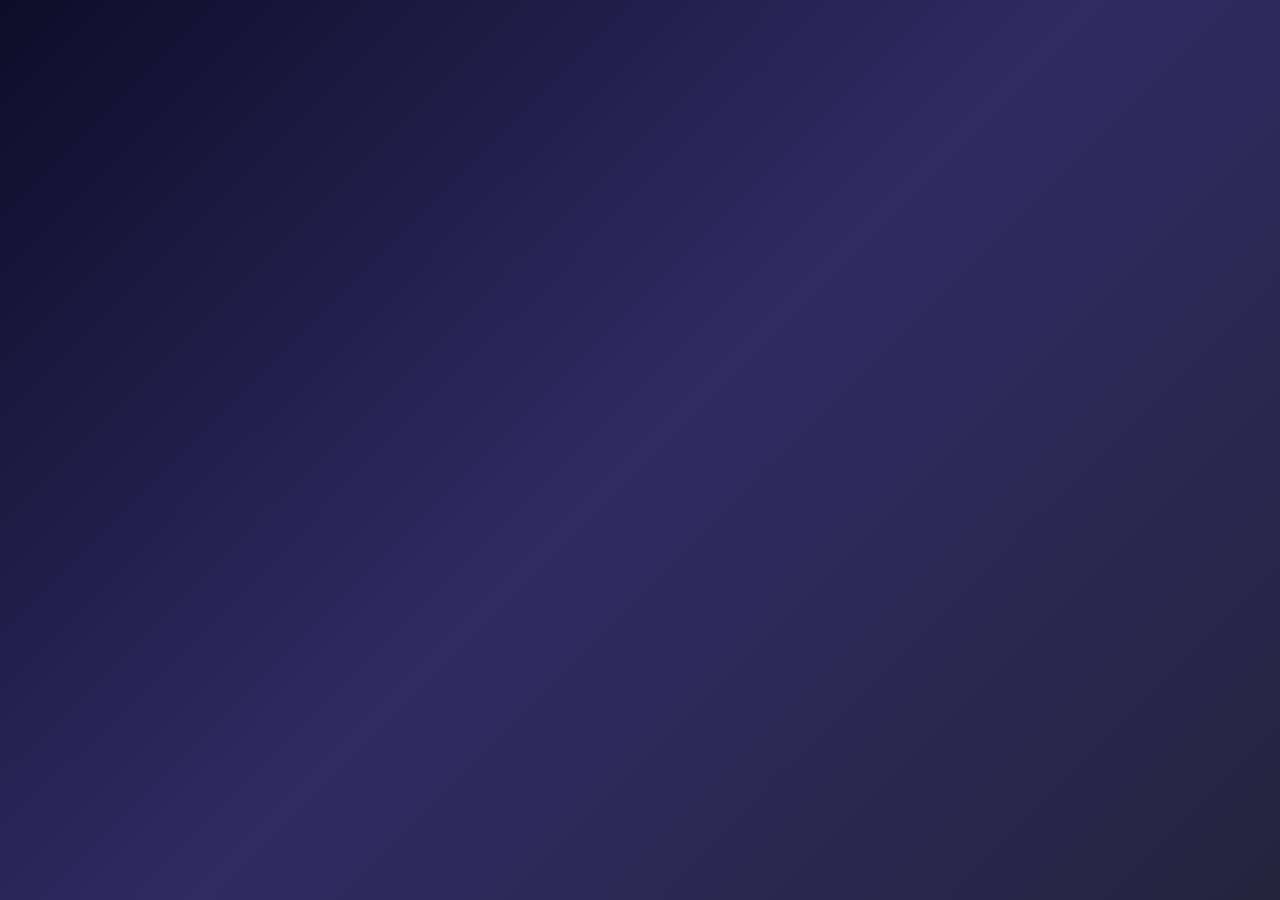
<file: index.c.html>
<!DOCTYPE html>
<html lang="en">
<head>
    <meta charset="UTF-8">
    <meta name="viewport" content="width=device-width, initial-scale=1.0">
    <title>Calculator</title>
     <link href="style.c.css" rel="stylesheet">
</head>
<body>
    <div class="calculator">
        <div id="display" class="display">0</div>
        <div class="buttons">
            <button class="button" onclick="clearDisplay()">Clr</button>
            <button class="button" onclick="deleteLast()">Del</button>
            <button class="button" onclick="append('%')">%</button>
            <button class="button" onclick="append('/')">/</button>
            <button class="button" onclick="append('7')">7</button>
            <button class="button" onclick="append('8')">8</button>
            <button class="button" onclick="append('9')">9</button>
            <button class="button" onclick="append('*')">*</button>
            <button class="button" onclick="append('4')">4</button>
            <button class="button" onclick="append('5')">5</button>
            <button class="button" onclick="append('6')">6</button>
            <button class="button" onclick="append('-')">-</button>
            <button class="button" onclick="append('1')">1</button>
            <button class="button" onclick="append('2')">2</button>
            <button class="button" onclick="append('3')">3</button>
            <button class="button" onclick="append('+')">+</button>
            <button class="button" onclick="append('.')">.</button>
            <button class="button" onclick="append('0')">0</button>
            <button class="equal" onclick="calculate()">=</button>

            
        </div>
    </div>
    <audio id="ClickSound" src="https://www.sound.com/buttons/button-09.wav" preload="auto"></audio>
<script src="script.c.js"></script>
</body>
</html>
</file>
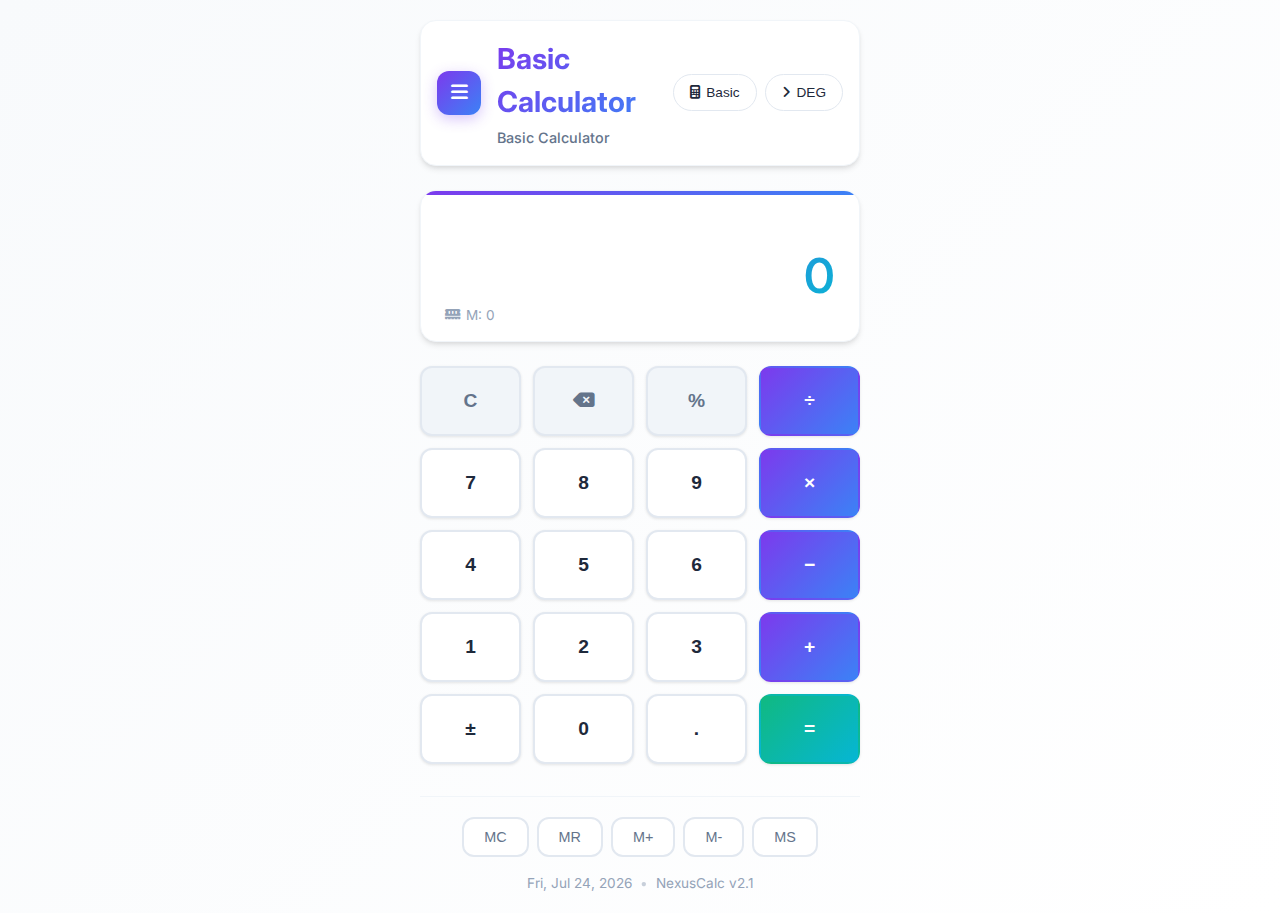
<file: Calculator/index.c.html>
<!DOCTYPE html>
<html lang="en">
<head>
    <meta charset="UTF-8">
    <meta name="viewport" content="width=device-width, initial-scale=1.0">
    <title>NexusCalc | Ultimate Calculator & Converter</title>
    <link rel="stylesheet" href="style.c.css">
    <link rel="stylesheet" href="https://cdnjs.cloudflare.com/ajax/libs/font-awesome/6.4.0/css/all.min.css">
    <link href="https://fonts.googleapis.com/css2?family=Poppins:wght@300;400;500;600;700&family=Inter:wght@400;500;600&display=swap" rel="stylesheet">
</head>
<body>
    <!-- Sidebar Menu -->
    <div class="sidebar" id="sidebar">
        <div class="sidebar-header">
            <div class="logo">
                <i class="fas fa-calculator"></i>
                <h2>NexusCalc</h2>
            </div>
            <button class="close-sidebar" id="closeSidebar">
                <i class="fas fa-times"></i>
            </button>
        </div>
        
        <div class="sidebar-menu">
            <div class="menu-section">
                <h3>Calculator Types</h3>
                <button class="menu-item active" data-mode="basic">
                    <i class="fas fa-calculator"></i>
                    <span>Basic</span>
                </button>
                <button class="menu-item" data-mode="scientific">
                    <i class="fas fa-flask"></i>
                    <span>Scientific</span>
                </button>
                <button class="menu-item" data-mode="programmer">
                    <i class="fas fa-code"></i>
                    <span>Programmer</span>
                </button>
                <button class="menu-item" data-mode="graphing">
                    <i class="fas fa-chart-line"></i>
                    <span>Graphing</span>
                </button>
            </div>
            
            <div class="menu-section">
                <h3>Mathematics</h3>
                <button class="menu-item" data-mode="algebra">
                    <i class="fas fa-square-root-alt"></i>
                    <span>Algebra</span>
                </button>
                <button class="menu-item" data-mode="trigonometry">
                    <i class="fas fa-drafting-compass"></i>
                    <span>Trigonometry</span>
                </button>
                <button class="menu-item" data-mode="matrix">
                    <i class="fas fa-th"></i>
                    <span>Matrix</span>
                </button>
                <button class="menu-item" data-mode="calculus">
                    <i class="fas fa-infinity"></i>
                    <span>Calculus</span>
                </button>
                <button class="menu-item" data-mode="statistics">
                    <i class="fas fa-chart-bar"></i>
                    <span>Statistics</span>
                </button>
            </div>
            
            <div class="menu-section">
                <h3>Converters</h3>
                <button class="menu-item" data-mode="unit">
                    <i class="fas fa-balance-scale"></i>
                    <span>Unit Converter</span>
                </button>
                <button class="menu-item" data-mode="currency">
                    <i class="fas fa-money-bill-wave"></i>
                    <span>Currency</span>
                </button>
                <button class="menu-item" data-mode="temperature">
                    <i class="fas fa-thermometer-half"></i>
                    <span>Temperature</span>
                </button>
                <button class="menu-item" data-mode="length">
                    <i class="fas fa-ruler"></i>
                    <span>Length</span>
                </button>
                <button class="menu-item" data-mode="weight">
                    <i class="fas fa-weight"></i>
                    <span>Weight</span>
                </button>
                <button class="menu-item" data-mode="time">
                    <i class="fas fa-clock"></i>
                    <span>Time</span>
                </button>
                <button class="menu-item" data-mode="volume">
                    <i class="fas fa-flask"></i>
                    <span>Volume</span>
                </button>
                <button class="menu-item" data-mode="area">
                    <i class="fas fa-vector-square"></i>
                    <span>Area</span>
                </button>
            </div>
            
            <div class="menu-section">
                <h3>Settings</h3>
                <button class="menu-item" id="themeToggle">
                    <i class="fas fa-moon"></i>
                    <span>Dark Mode</span>
                </button>
                <button class="menu-item" id="historyBtn">
                    <i class="fas fa-history"></i>
                    <span>History</span>
                </button>
                <button class="menu-item" id="clearHistoryBtn">
                    <i class="fas fa-trash"></i>
                    <span>Clear History</span>
                </button>
                <button class="menu-item" id="helpBtn">
                    <i class="fas fa-question-circle"></i>
                    <span>Help</span>
                </button>
            </div>
        </div>
        
        <div class="sidebar-footer">
            <p>v2.1.0 | Made with <i class="fas fa-heart"></i></p>
        </div>
    </div>
    
    <!-- Overlay for sidebar -->
    <div class="overlay" id="overlay"></div>

    <!-- Main Container -->
    <div class="main-container">
        <!-- Header -->
        <header class="header">
            <button class="menu-toggle" id="menuToggle">
                <i class="fas fa-bars"></i>
            </button>
            
            <div class="header-title">
                <h1 id="calculatorTitle">Calculator</h1>
                <p class="subtitle" id="currentMode">Basic Mode</p>
            </div>
            
            <div class="header-actions">
                <button class="action-btn" id="modeIndicator">
                    <i class="fas fa-calculator"></i>
                    <span>Basic</span>
                </button>
                <button class="action-btn" id="angleToggle">
                    <i class="fas fa-angle-right"></i>
                    <span>DEG</span>
                </button>
            </div>
        </header>

        <!-- Display Area -->
        <div class="display-container">
            <div class="display-history" id="displayHistory"></div>
            <div class="display-main" id="displayMain">0</div>
            <div class="display-memory" id="displayMemory">
                <i class="fas fa-memory"></i> M: 0
            </div>
        </div>

        <!-- Basic Calculator (Default) -->
        <div class="calculator basic-calc active">
            <div class="button-row">
                <button class="btn btn-func" data-action="clear">C</button>
                <button class="btn btn-func" data-action="backspace">
                    <i class="fas fa-backspace"></i>
                </button>
                <button class="btn btn-func" data-action="percent">%</button>
                <button class="btn btn-op" data-action="/">÷</button>
            </div>
            
            <div class="button-row">
                <button class="btn btn-num" data-action="7">7</button>
                <button class="btn btn-num" data-action="8">8</button>
                <button class="btn btn-num" data-action="9">9</button>
                <button class="btn btn-op" data-action="*">×</button>
            </div>
            
            <div class="button-row">
                <button class="btn btn-num" data-action="4">4</button>
                <button class="btn btn-num" data-action="5">5</button>
                <button class="btn btn-num" data-action="6">6</button>
                <button class="btn btn-op" data-action="-">−</button>
            </div>
            
            <div class="button-row">
                <button class="btn btn-num" data-action="1">1</button>
                <button class="btn btn-num" data-action="2">2</button>
                <button class="btn btn-num" data-action="3">3</button>
                <button class="btn btn-op" data-action="+">+</button>
            </div>
            
            <div class="button-row">
                <button class="btn btn-num" data-action="+/-">±</button>
                <button class="btn btn-num" data-action="0">0</button>
                <button class="btn btn-num" data-action=".">.</button>
                <button class="btn btn-equals" data-action="=">=</button>
            </div>
        </div>

        <!-- Scientific Calculator -->
        <div class="calculator scientific-calc">
            <div class="scientific-header">
                <h3><i class="fas fa-flask"></i> Scientific Functions</h3>
            </div>
            <div class="scientific-grid">
                <button class="btn btn-sci" data-action="sin">sin</button>
                <button class="btn btn-sci" data-action="cos">cos</button>
                <button class="btn btn-sci" data-action="tan">tan</button>
                <button class="btn btn-sci" data-action="log">log</button>
                <button class="btn btn-sci" data-action="ln">ln</button>
                
                <button class="btn btn-sci" data-action="sin⁻¹">sin⁻¹</button>
                <button class="btn btn-sci" data-action="cos⁻¹">cos⁻¹</button>
                <button class="btn btn-sci" data-action="tan⁻¹">tan⁻¹</button>
                <button class="btn btn-sci" data-action="10^x">10ˣ</button>
                <button class="btn btn-sci" data-action="e^x">eˣ</button>
                
                <button class="btn btn-sci" data-action="x²">x²</button>
                <button class="btn btn-sci" data-action="x³">x³</button>
                <button class="btn btn-sci" data-action="√">√</button>
                <button class="btn btn-sci" data-action="∛">∛</button>
                <button class="btn btn-sci" data-action="x^y">xʸ</button>
                
                <button class="btn btn-sci" data-action="π">π</button>
                <button class="btn btn-sci" data-action="e">e</button>
                <button class="btn btn-sci" data-action="!">x!</button>
                <button class="btn btn-sci" data-action="abs">|x|</button>
                <button class="btn btn-sci" data-action="mod">mod</button>
            </div>
            <div class="scientific-note">
                <p><i class="fas fa-info-circle"></i> Use DEG/RAD toggle for trig functions</p>
            </div>
        </div>

        <!-- Unit Converter -->
        <div class="calculator unit-converter">
            <div class="converter-header">
                <h3><i class="fas fa-exchange-alt"></i> Unit Converter</h3>
                <select id="converterType">
                    <option value="length">Length</option>
                    <option value="weight">Weight</option>
                    <option value="temperature">Temperature</option>
                    <option value="area">Area</option>
                    <option value="volume">Volume</option>
                    <option value="time">Time</option>
                    <option value="speed">Speed</option>
                    <option value="data">Data Storage</option>
                    <option value="currency">Currency</option>
                </select>
            </div>
            
            <div class="converter-inputs">
                <div class="input-group">
                    <input type="number" id="fromValue" placeholder="Enter value" value="1">
                    <select id="fromUnit"></select>
                </div>
                
                <div class="converter-icon">
                    <i class="fas fa-exchange-alt"></i>
                </div>
                
                <div class="input-group">
                    <input type="number" id="toValue" placeholder="Result" readonly>
                    <select id="toUnit"></select>
                </div>
            </div>
            
            <div class="converter-result">
                <h4 id="conversionResult">1 meter = 100 centimeters</h4>
            </div>
            
            <button class="btn-convert" id="convertBtn">
                <i class="fas fa-sync-alt"></i> Convert
            </button>
        </div>

        <!-- Weight Converter -->
        <div class="calculator weight-converter">
            <div class="converter-header">
                <h3><i class="fas fa-weight"></i> Weight Converter</h3>
            </div>
            
            <div class="converter-inputs">
                <div class="input-group">
                    <input type="number" id="weightFromValue" placeholder="Enter value" value="1">
                    <select id="weightFromUnit">
                        <option value="kilogram">Kilogram (kg)</option>
                        <option value="gram">Gram (g)</option>
                        <option value="milligram">Milligram (mg)</option>
                        <option value="pound">Pound (lb)</option>
                        <option value="ounce">Ounce (oz)</option>
                        <option value="ton">Ton (t)</option>
                        <option value="metricTon">Metric Ton</option>
                        <option value="carat">Carat</option>
                        <option value="stone">Stone</option>
                    </select>
                </div>
                
                <div class="converter-icon">
                    <i class="fas fa-exchange-alt"></i>
                </div>
                
                <div class="input-group">
                    <input type="number" id="weightToValue" placeholder="Result" readonly>
                    <select id="weightToUnit">
                        <option value="kilogram">Kilogram (kg)</option>
                        <option value="gram">Gram (g)</option>
                        <option value="pound">Pound (lb)</option>
                        <option value="ounce">Ounce (oz)</option>
                        <option value="ton">Ton (t)</option>
                        <option value="milligram">Milligram (mg)</option>
                        <option value="metricTon">Metric Ton</option>
                        <option value="carat">Carat</option>
                        <option value="stone">Stone</option>
                    </select>
                </div>
            </div>
            
            <div class="converter-result">
                <h4 id="weightConversionResult">1 kg = 1000 g</h4>
            </div>
            
            <button class="btn-convert" id="weightConvertBtn">
                <i class="fas fa-sync-alt"></i> Convert
            </button>
        </div>

        <!-- Matrix Calculator -->
        <div class="calculator matrix-calc">
            <div class="matrix-header">
                <h3><i class="fas fa-th"></i> Matrix Calculator</h3>
                <select id="matrixOperation">
                    <option value="add">Addition (A + B)</option>
                    <option value="subtract">Subtraction (A - B)</option>
                    <option value="multiply">Multiplication (A × B)</option>
                    <option value="transpose">Transpose</option>
                    <option value="determinant">Determinant</option>
                    <option value="inverse">Inverse</option>
                </select>
            </div>
            
            <div class="matrix-inputs">
                <div class="matrix-container">
                    <h4>Matrix A</h4>
                    <div class="matrix-size">
                        <label>Rows: </label>
                        <input type="number" id="rowsA" min="1" max="5" value="2">
                        <label>Cols: </label>
                        <input type="number" id="colsA" min="1" max="5" value="2">
                        <button class="btn-small" id="generateA">Generate</button>
                    </div>
                    <div class="matrix-grid" id="matrixA"></div>
                </div>
                
                <div class="matrix-operator">
                    <i class="fas fa-plus" id="matrixOpIcon"></i>
                </div>
                
                <div class="matrix-container">
                    <h4>Matrix B</h4>
                    <div class="matrix-size">
                        <label>Rows: </label>
                        <input type="number" id="rowsB" min="1" max="5" value="2">
                        <label>Cols: </label>
                        <input type="number" id="colsB" min="1" max="5" value="2">
                        <button class="btn-small" id="generateB">Generate</button>
                    </div>
                    <div class="matrix-grid" id="matrixB"></div>
                </div>
            </div>
            
            <div class="matrix-result">
                <h4>Result Matrix</h4>
                <div class="matrix-grid" id="matrixResult"></div>
            </div>
            
            <button class="btn-matrix" id="calculateMatrix">
                <i class="fas fa-calculator"></i> Calculate
            </button>
        </div>

        <!-- Algebra Calculator -->
        <div class="calculator algebra-calc">
            <div class="algebra-header">
                <h3><i class="fas fa-square-root-alt"></i> Algebra Solver</h3>
                <select id="algebraType">
                    <option value="quadratic">Quadratic Equation</option>
                    <option value="linear">Linear Equation</option>
                    <option value="polynomial">Polynomial</option>
                    <option value="simultaneous">Simultaneous Equations</option>
                </select>
            </div>
            
            <div class="algebra-input" id="algebraInput">
                <!-- Dynamic content will be loaded -->
                <div class="quadratic-input">
                    <h4>ax² + bx + c = 0</h4>
                    <div class="input-row">
                        <input type="number" id="quadA" placeholder="a" value="1">
                        <span>x² +</span>
                        <input type="number" id="quadB" placeholder="b" value="0">
                        <span>x +</span>
                        <input type="number" id="quadC" placeholder="c" value="0">
                        <span>= 0</span>
                    </div>
                </div>
            </div>
            
            <div class="algebra-result">
                <h4>Solution:</h4>
                <div id="algebraSolution">Enter values to solve</div>
            </div>
            
            <button class="btn-algebra" id="solveAlgebra">
                <i class="fas fa-solve"></i> Solve
            </button>
        </div>

        <!-- Other Calculators will be dynamically loaded -->

        <!-- History Panel -->
        <div class="history-panel" id="historyPanel">
            <div class="history-header">
                <h3><i class="fas fa-history"></i> Calculation History</h3>
                <button class="close-history">&times;</button>
            </div>
            <div class="history-list" id="historyList"></div>
        </div>

        <!-- Help Modal -->
        <div class="help-modal" id="helpModal">
            <div class="help-content">
                <div class="help-header">
                    <h3><i class="fas fa-question-circle"></i> NexusCalc Help</h3>
                    <button class="close-help">&times;</button>
                </div>
                <div class="help-body">
                    <h4>Keyboard Shortcuts:</h4>
                    <ul>
                        <li>Numbers: 0-9</li>
                        <li>Operators: +, -, *, /</li>
                        <li>Clear: Esc or C</li>
                        <li>Equals: Enter or =</li>
                        <li>Backspace: Backspace</li>
                        <li>Decimal: . (period)</li>
                    </ul>
                    <h4>Features:</h4>
                    <p>• Click sidebar items to switch between calculators</p>
                    <p>• Use DEG/RAD toggle for trigonometric functions</p>
                    <p>• Memory functions: MC, MR, M+, M-, MS</p>
                    <p>• All converters support real-time conversion</p>
                </div>
            </div>
        </div>

        <!-- Footer -->
        <footer class="footer">
            <div class="memory-controls">
                <button class="btn-mem" data-action="mc">MC</button>
                <button class="btn-mem" data-action="mr">MR</button>
                <button class="btn-mem" data-action="m+">M+</button>
                <button class="btn-mem" data-action="m-">M-</button>
                <button class="btn-mem" data-action="ms">MS</button>
            </div>
            <div class="footer-info">
                <span id="currentDate"></span>
                <span class="separator">•</span>
                <span>NexusCalc v2.1</span>
            </div>
        </footer>
    </div>

    <!-- Audio Element -->
    <audio id="clickSound" preload="auto">
        <source src="https://assets.mixkit.co/sfx/preview/mixkit-select-click-1109.mp3" type="audio/mpeg">
    </audio>

    <script src="script.c.js"></script>
</body>
</html>
</file>
<file: style.c.css>
* {
    box-sizing: border-box;
    font-family: 'Segoe UI', Tahoma, Geneva, Verdana, sans-serif;
    margin: 0;
    padding: 0;
}

body {
    margin: 0;
    height: 100vh;
    display: flex;
    align-items: center;
    justify-content: center;
    background: linear-gradient(135deg, #0f0c29, #302b63, #24243e);
    overflow: hidden;
    position: relative;
}

/* Cosmic background elements */
.stars {
    position: absolute;
    top: 0;
    left: 0;
    width: 100%;
    height: 100%;
    z-index: -1;
}

.star {
    position: absolute;
    background-color: white;
    border-radius: 50%;
    animation: twinkle 3s infinite ease-in-out;
}

@keyframes twinkle {
    0%, 100% { opacity: 0.2; }
    50% { opacity: 1; }
}

.calculator {
    background: rgba(16, 18, 27, 0.8);
    border-radius: 20px;
    box-shadow: 0 8px 32px rgba(0, 0, 0, 0.3), 
                0 0 20px rgba(120, 119, 216, 0.5),
                inset 0 1px 0 rgba(255, 255, 255, 0.1);
    padding: 1.5rem;
    display: inline-block;
    flex-direction: column;
    gap: 1rem;
    width: 90%;
    max-width: 320px;
    backdrop-filter: blur(10px);
    border: 1px solid rgba(255, 255, 255, 0.1);
    transform: translateY(20px);
    opacity: 0;
    animation: fadeInUp 0.8s ease-out forwards;
}

@keyframes fadeInUp {
    to {
        opacity: 1;
        transform: translateY(0);
    }
}

.display {
    background: rgba(10, 12, 18, 0.7);
    border-radius: 15px;
    padding: 1.2rem;
    font-size: 2rem;
    text-align: right;
    color: #e0e0ff;
    box-shadow: inset 0 2px 10px rgba(0, 0, 0, 0.5);
    transition: all 0.3s;
    min-height: 80px;
    display: flex;
    align-items: center;
    justify-content: flex-end;
    overflow: hidden;
    font-weight: 300;
    letter-spacing: 1px;
    border: 1px solid rgba(120, 119, 216, 0.3);
    margin-bottom: 1rem;
    text-shadow: 0 0 5px rgba(173, 216, 230, 0.7);
}

.buttons {
    display: grid;
    grid-template-columns: repeat(4, 1fr);
    gap: 0.7rem;
}

.button {
    background: linear-gradient(145deg, #1a1c2b, #23263a);
    border: none;
    border-radius: 12px;
    height: 60px;
    padding: 1rem;
    font-size: 1.2rem;
    font-weight: 600;
    color: #e0e0ff;
    box-shadow: 4px 4px 8px rgba(0, 0, 0, 0.3),
                -2px -2px 6px rgba(120, 119, 216, 0.1);
    transition: all 0.2s, transform 0.1s;
    cursor: pointer;
    position: relative;
    overflow: hidden;
    display: flex;
    align-items: center;
    justify-content: center;
}

.button::before {
    content: '';
    position: absolute;
    top: 0;
    left: -100%;
    width: 100%;
    height: 100%;
    background: linear-gradient(90deg, transparent, rgba(255, 255, 255, 0.1), transparent);
    transition: left 0.5s;
}

.button:hover::before {
    left: 100%;
}

.button:hover {
    background: linear-gradient(145deg, #23263a, #2a2d45);
    transform: translateY(-2px);
    box-shadow: 6px 6px 12px rgba(0, 0, 0, 0.4),
                -2px -2px 8px rgba(120, 119, 216, 0.2);
    color: #ffffff;
}

.button:active {
    box-shadow: inset 2px 2px 6px rgba(0, 0, 0, 0.5),
                inset -2px -2px 6px rgba(120, 119, 216, 0.1);
    transform: translateY(1px);
}

.operator {
    background: linear-gradient(145deg, #2a2352, #3a2f6b);
    color: #b19cd9;
}

.operator:hover {
    background: linear-gradient(145deg, #3a2f6b, #4a3b85);
}

.equal {
    grid-column: span 2;
    border-radius: 12px;
    background: linear-gradient(145deg, #6a3093, #a044ff);
    color: white;
    width: auto;
    font-weight: 700;
    text-shadow: 0 0 5px rgba(255, 255, 255, 0.5);
    box-shadow: 4px 4px 8px rgba(0, 0, 0, 0.3),
                0 0 10px rgba(160, 68, 255, 0.4);
}

.equal:hover {
    background: linear-gradient(145deg, #7a40a3, #b054ff);
    box-shadow: 6px 6px 12px rgba(0, 0, 0, 0.4),
                0 0 15px rgba(160, 68, 255, 0.6);
}

.clear {
    background: linear-gradient(145deg, #8B0000, #B22222);
    color: white;
}

.clear:hover {
    background: linear-gradient(145deg, #A52A2A, #DC143C);
}

/* Better responsive design */
@media (max-width: 400px) {
    .buttons button {
        font-size: 1rem;
        padding: 0.8rem;
        height: 50px;
    }
    
    .display {
        font-size: 1.7rem;
        padding: 1rem;
        min-height: 70px;
    }
}

/* Animation for button presses */
@keyframes buttonPress {
    0% { transform: scale(1); }
    50% { transform: scale(0.95); }
    100% { transform: scale(1); }
}

.pressed {
    animation: buttonPress 0.2s ease;
}

/* Glow animation for display */
@keyframes displayGlow {
    0%, 100% { box-shadow: inset 0 2px 10px rgba(0, 0, 0, 0.5), 0 0 5px rgba(120, 119, 216, 0.3); }
    50% { box-shadow: inset 0 2px 10px rgba(0, 0, 0, 0.5), 0 0 15px rgba(120, 119, 216, 0.7); }
}

.display-active {
    animation: displayGlow 2s infinite;
}
</file>
<file: Calculator/style.c.css>
/* ===========================================
   NexusCalc - Modern Stylish Calculator
   Color Scheme: Purple-Blue Gradient Theme
=========================================== */

/* ===== CSS Variables ===== */
:root {
    /* Modern Color Palette - Purple/Blue Theme */
    --primary-color: #7c3aed;
    --primary-dark: #5b21b6;
    --primary-light: #8b5cf6;
    --secondary-color: #3b82f6;
    --accent-color: #06b6d4;
    --success-color: #10b981;
    --danger-color: #ef4444;
    --warning-color: #f59e0b;
    --info-color: #8b5cf6;
    
    /* Background Colors */
    --bg-primary: #ffffff;
    --bg-secondary: #f8fafc;
    --bg-tertiary: #f1f5f9;
    --bg-card: #ffffff;
    
    /* Text Colors */
    --text-primary: #1e293b;
    --text-secondary: #64748b;
    --text-muted: #94a3b8;
    
    /* Border Colors */
    --border-color: #e2e8f0;
    --border-light: #f1f5f9;
    
    /* Gradients */
    --gradient-primary: linear-gradient(135deg, #7c3aed, #3b82f6);
    --gradient-secondary: linear-gradient(135deg, #8b5cf6, #06b6d4);
    --gradient-accent: linear-gradient(135deg, #10b981, #06b6d4);
    
    /* Shadows */
    --shadow-sm: 0 1px 3px rgba(0, 0, 0, 0.1);
    --shadow-md: 0 4px 6px -1px rgba(0, 0, 0, 0.1), 0 2px 4px -1px rgba(0, 0, 0, 0.06);
    --shadow-lg: 0 10px 15px -3px rgba(0, 0, 0, 0.1), 0 4px 6px -2px rgba(0, 0, 0, 0.05);
    --shadow-xl: 0 20px 25px -5px rgba(0, 0, 0, 0.1), 0 10px 10px -5px rgba(0, 0, 0, 0.04);
    --shadow-primary: 0 4px 14px rgba(124, 58, 237, 0.3);
    
    /* Border Radius */
    --radius-sm: 8px;
    --radius-md: 12px;
    --radius-lg: 16px;
    --radius-xl: 20px;
    --radius-full: 9999px;
    
    /* Transitions */
    --transition-fast: all 0.15s ease;
    --transition-normal: all 0.25s cubic-bezier(0.4, 0, 0.2, 1);
    --transition-slow: all 0.3s ease;
}

/* Dark Theme */
.dark-theme {
    /* Color Palette */
    --primary-color: #8b5cf6;
    --primary-dark: #7c3aed;
    --primary-light: #a78bfa;
    --secondary-color: #60a5fa;
    --accent-color: #22d3ee;
    --success-color: #34d399;
    
    /* Background Colors */
    --bg-primary: #0f172a;
    --bg-secondary: #1e293b;
    --bg-tertiary: #334155;
    --bg-card: #1e293b;
    
    /* Text Colors */
    --text-primary: #f1f5f9;
    --text-secondary: #cbd5e1;
    --text-muted: #94a3b8;
    
    /* Border Colors */
    --border-color: #334155;
    --border-light: #475569;
    
    /* Gradients */
    --gradient-primary: linear-gradient(135deg, #8b5cf6, #60a5fa);
    --gradient-secondary: linear-gradient(135deg, #a78bfa, #22d3ee);
    
    /* Shadows */
    --shadow-sm: 0 1px 2px 0 rgba(0, 0, 0, 0.3);
    --shadow-md: 0 4px 6px -1px rgba(0, 0, 0, 0.4), 0 2px 4px -1px rgba(0, 0, 0, 0.2);
    --shadow-lg: 0 10px 15px -3px rgba(0, 0, 0, 0.4), 0 4px 6px -2px rgba(0, 0, 0, 0.2);
    --shadow-primary: 0 4px 14px rgba(139, 92, 246, 0.4);
}

/* ===== BASE STYLES ===== */
* {
    margin: 0;
    padding: 0;
    box-sizing: border-box;
}

html {
    font-size: 16px;
    scroll-behavior: smooth;
}

body {
    font-family: 'Inter', 'Segoe UI', sans-serif;
    background: var(--bg-primary);
    color: var(--text-primary);
    line-height: 1.5;
    transition: var(--transition-normal);
    overflow-x: hidden;
    min-height: 100vh;
    background: linear-gradient(135deg, var(--bg-secondary) 0%, var(--bg-primary) 100%);
}

/* ===== SIDEBAR STYLES ===== */
.sidebar {
    position: fixed;
    top: 0;
    left: -320px;
    width: 300px;
    height: 100vh;
    background: var(--bg-card);
    box-shadow: var(--shadow-lg);
    z-index: 1000;
    transition: var(--transition-normal);
    display: flex;
    flex-direction: column;
    border-right: 1px solid var(--border-color);
}

.sidebar.active {
    left: 0;
}

.sidebar-header {
    padding: 24px;
    display: flex;
    justify-content: space-between;
    align-items: center;
    border-bottom: 1px solid var(--border-light);
    background: var(--gradient-primary);
}

.logo {
    display: flex;
    align-items: center;
    gap: 12px;
}

.logo i {
    font-size: 1.8rem;
    color: white;
    background: rgba(255, 255, 255, 0.2);
    padding: 10px;
    border-radius: var(--radius-md);
}

.logo h2 {
    font-weight: 700;
    font-size: 1.4rem;
    color: white;
}

.close-sidebar {
    width: 36px;
    height: 36px;
    border-radius: var(--radius-full);
    border: none;
    background: rgba(255, 255, 255, 0.2);
    color: white;
    cursor: pointer;
    display: flex;
    align-items: center;
    justify-content: center;
    transition: var(--transition-fast);
}

.close-sidebar:hover {
    background: rgba(255, 255, 255, 0.3);
    transform: rotate(90deg);
}

.sidebar-menu {
    flex: 1;
    padding: 20px;
    overflow-y: auto;
}

.menu-section {
    margin-bottom: 28px;
}

.menu-section h3 {
    font-size: 0.75rem;
    font-weight: 600;
    text-transform: uppercase;
    letter-spacing: 0.5px;
    color: var(--text-muted);
    margin-bottom: 12px;
    padding-left: 8px;
}

.menu-item {
    width: 100%;
    padding: 14px 16px;
    border: none;
    background: transparent;
    color: var(--text-secondary);
    text-align: left;
    cursor: pointer;
    display: flex;
    align-items: center;
    gap: 12px;
    border-radius: var(--radius-md);
    transition: var(--transition-fast);
    margin-bottom: 6px;
    font-size: 0.95rem;
    font-weight: 500;
    position: relative;
    overflow: hidden;
}

.menu-item::before {
    content: '';
    position: absolute;
    left: 0;
    top: 0;
    height: 100%;
    width: 3px;
    background: var(--primary-color);
    transform: translateX(-10px);
    transition: var(--transition-normal);
}

.menu-item:hover {
    background: var(--bg-tertiary);
    color: var(--text-primary);
    padding-left: 20px;
}

.menu-item:hover::before {
    transform: translateX(0);
}

.menu-item.active {
    background: var(--gradient-primary);
    color: white;
    box-shadow: var(--shadow-primary);
}

.menu-item.active::before {
    background: white;
    transform: translateX(0);
}

.menu-item i {
    width: 20px;
    text-align: center;
    font-size: 1.1rem;
}

.sidebar-footer {
    padding: 20px;
    text-align: center;
    color: var(--text-muted);
    font-size: 0.85rem;
    border-top: 1px solid var(--border-light);
}

.sidebar-footer .fa-heart {
    color: #ef4444;
    margin: 0 4px;
    animation: heartbeat 1.5s infinite;
}

@keyframes heartbeat {
    0%, 100% { transform: scale(1); }
    50% { transform: scale(1.1); }
}

.overlay {
    position: fixed;
    top: 0;
    left: 0;
    width: 100%;
    height: 100%;
    background: rgba(0, 0, 0, 0.5);
    backdrop-filter: blur(4px);
    z-index: 999;
    opacity: 0;
    visibility: hidden;
    transition: var(--transition-normal);
}

.overlay.active {
    opacity: 1;
    visibility: visible;
}

/* ===== MAIN CONTAINER ===== */
.main-container {
    max-width: 480px;
    margin: 0 auto;
    padding: 20px;
    transition: var(--transition-normal);
}

.sidebar.active ~ .main-container {
    transform: translateX(160px);
}

/* ===== HEADER ===== */
.header {
    display: flex;
    align-items: center;
    gap: 16px;
    margin-bottom: 24px;
    padding: 16px;
    background: var(--bg-card);
    border-radius: var(--radius-lg);
    box-shadow: var(--shadow-md);
    border: 1px solid var(--border-light);
}

.menu-toggle {
    width: 44px;
    height: 44px;
    border-radius: var(--radius-md);
    border: none;
    background: var(--gradient-primary);
    color: white;
    cursor: pointer;
    display: flex;
    align-items: center;
    justify-content: center;
    font-size: 1.2rem;
    transition: var(--transition-fast);
    flex-shrink: 0;
    box-shadow: var(--shadow-primary);
}

.menu-toggle:hover {
    transform: scale(1.05) rotate(5deg);
    box-shadow: 0 6px 20px rgba(124, 58, 237, 0.4);
}

.header-title {
    flex: 1;
}

.header-title h1 {
    font-size: 1.8rem;
    font-weight: 700;
    margin-bottom: 4px;
    background: var(--gradient-primary);
    -webkit-background-clip: text;
    background-clip: text;
    color: transparent;
}

.subtitle {
    font-size: 0.9rem;
    color: var(--text-secondary);
    font-weight: 500;
}

.header-actions {
    display: flex;
    gap: 8px;
}

.action-btn {
    padding: 10px 16px;
    border: 1px solid var(--border-color);
    background: var(--bg-card);
    color: var(--text-primary);
    border-radius: var(--radius-full);
    font-size: 0.85rem;
    font-weight: 500;
    cursor: pointer;
    display: flex;
    align-items: center;
    gap: 6px;
    transition: var(--transition-fast);
}

.action-btn:hover {
    border-color: var(--primary-color);
    background: var(--gradient-primary);
    color: white;
    transform: translateY(-2px);
    box-shadow: var(--shadow-primary);
}

/* ===== DISPLAY ===== */
.display-container {
    background: var(--bg-card);
    border-radius: var(--radius-lg);
    padding: 24px;
    margin-bottom: 24px;
    box-shadow: var(--shadow-md);
    border: 1px solid var(--border-light);
    position: relative;
    overflow: hidden;
}

.display-container::before {
    content: '';
    position: absolute;
    top: 0;
    left: 0;
    width: 100%;
    height: 4px;
    background: var(--gradient-primary);
}

.display-history {
    font-size: 1rem;
    color: var(--text-secondary);
    text-align: right;
    min-height: 24px;
    margin-bottom: 8px;
    font-weight: 500;
    font-family: 'Courier New', monospace;
}

.display-main {
    font-size: 3rem;
    font-weight: 600;
    text-align: right;
    color: var(--text-primary);
    min-height: 70px;
    word-break: break-all;
    overflow: hidden;
    font-family: 'Inter', monospace;
    line-height: 1.2;
    background: linear-gradient(135deg, var(--primary-color), var(--accent-color));
    -webkit-background-clip: text;
    background-clip: text;
    color: transparent;
}

.display-memory {
    position: absolute;
    bottom: 16px;
    left: 24px;
    font-size: 0.85rem;
    color: var(--text-muted);
    display: flex;
    align-items: center;
    gap: 6px;
}

/* ===== CALCULATOR BUTTONS ===== */
.calculator {
    display: none;
    animation: fadeIn 0.3s ease;
}

.calculator.active {
    display: block;
}

@keyframes fadeIn {
    from {
        opacity: 0;
        transform: translateY(10px);
    }
    to {
        opacity: 1;
        transform: translateY(0);
    }
}

.button-row {
    display: grid;
    grid-template-columns: repeat(4, 1fr);
    gap: 12px;
    margin-bottom: 12px;
}

.btn {
    padding: 22px 8px;
    border: none;
    border-radius: var(--radius-md);
    font-size: 1.2rem;
    font-weight: 600;
    cursor: pointer;
    transition: all 0.2s cubic-bezier(0.4, 0, 0.2, 1);
    display: flex;
    align-items: center;
    justify-content: center;
    position: relative;
    overflow: hidden;
    background: var(--bg-tertiary);
    color: var(--text-primary);
    box-shadow: var(--shadow-sm);
}

.btn::after {
    content: '';
    position: absolute;
    top: 0;
    left: -100%;
    width: 100%;
    height: 100%;
    background: linear-gradient(90deg, transparent, rgba(255, 255, 255, 0.2), transparent);
    transition: left 0.5s ease;
}

.btn:hover::after {
    left: 100%;
}

.btn:hover {
    transform: translateY(-3px);
    box-shadow: var(--shadow-lg);
}

.btn:active {
    transform: translateY(-1px);
}

/* Button Types */
.btn-num {
    background: var(--bg-card);
    border: 2px solid var(--border-color);
    color: var(--text-primary);
}

.btn-num:hover {
    border-color: var(--primary-color);
    background: var(--gradient-primary);
    color: white;
    box-shadow: var(--shadow-primary);
}

.btn-op {
    background: var(--gradient-primary);
    color: white;
    border: 2px solid transparent;
}

.btn-op:hover {
    background: var(--gradient-secondary);
    transform: translateY(-3px) scale(1.05);
    box-shadow: 0 8px 20px rgba(124, 58, 237, 0.4);
}

.btn-func {
    background: var(--bg-tertiary);
    color: var(--text-secondary);
    border: 2px solid var(--border-color);
}

.btn-func:hover {
    background: var(--gradient-secondary);
    color: white;
    border-color: transparent;
}

.btn-equals {
    background: var(--gradient-accent);
    color: white;
    border: 2px solid transparent;
}

.btn-equals:hover {
    background: var(--gradient-secondary);
    transform: translateY(-3px) scale(1.05);
    box-shadow: 0 8px 20px rgba(6, 182, 212, 0.4);
}

/* ===== SCIENTIFIC CALCULATOR ===== */
.scientific-header {
    text-align: center;
    margin-bottom: 20px;
    padding-bottom: 16px;
    border-bottom: 1px solid var(--border-light);
}

.scientific-header h3 {
    display: flex;
    align-items: center;
    justify-content: center;
    gap: 10px;
    color: var(--text-secondary);
    font-weight: 600;
}

.scientific-grid {
    display: grid;
    grid-template-columns: repeat(5, 1fr);
    gap: 10px;
    margin-bottom: 20px;
}

.btn-sci {
    padding: 16px 8px;
    font-size: 0.9rem;
    background: var(--bg-tertiary);
    color: var(--text-primary);
    border: 2px solid var(--border-color);
}

.btn-sci:hover {
    background: var(--gradient-primary);
    border-color: transparent;
    color: white;
}

.scientific-note {
    background: rgba(124, 58, 237, 0.1);
    border: 1px solid rgba(124, 58, 237, 0.2);
    border-radius: var(--radius-md);
    padding: 12px 16px;
    color: var(--primary-color);
    font-size: 0.85rem;
    display: flex;
    align-items: center;
    gap: 10px;
}

/* ===== UNIT CONVERTERS ===== */
.converter-header {
    display: flex;
    justify-content: space-between;
    align-items: center;
    margin-bottom: 24px;
    padding: 16px;
    background: var(--bg-tertiary);
    border-radius: var(--radius-md);
}

.converter-header h3 {
    display: flex;
    align-items: center;
    gap: 10px;
    color: var(--text-primary);
}

.converter-header select {
    padding: 10px 20px;
    border: 2px solid var(--border-color);
    border-radius: var(--radius-md);
    background: var(--bg-card);
    color: var(--text-primary);
    font-size: 0.9rem;
    cursor: pointer;
    transition: var(--transition-fast);
    font-weight: 500;
}

.converter-header select:hover {
    border-color: var(--primary-color);
    box-shadow: var(--shadow-primary);
}

.converter-inputs {
    display: flex;
    align-items: center;
    gap: 20px;
    margin-bottom: 24px;
}

.input-group {
    flex: 1;
    display: flex;
    flex-direction: column;
    gap: 8px;
}

.input-group input {
    padding: 18px;
    border: 2px solid var(--border-color);
    border-radius: var(--radius-md);
    background: var(--bg-card);
    color: var(--text-primary);
    font-size: 1.1rem;
    font-weight: 500;
    transition: var(--transition-fast);
}

.input-group input:focus {
    outline: none;
    border-color: var(--primary-color);
    box-shadow: 0 0 0 3px rgba(124, 58, 237, 0.1);
}

.input-group select {
    padding: 14px;
    border: 2px solid var(--border-color);
    border-radius: var(--radius-md);
    background: var(--bg-card);
    color: var(--text-primary);
    font-size: 0.9rem;
    cursor: pointer;
    transition: var(--transition-fast);
    font-weight: 500;
}

.input-group select:hover {
    border-color: var(--primary-color);
    box-shadow: var(--shadow-primary);
}

.converter-icon {
    color: var(--primary-color);
    font-size: 1.5rem;
    background: var(--bg-tertiary);
    padding: 10px;
    border-radius: var(--radius-full);
    box-shadow: var(--shadow-sm);
}

.converter-result {
    background: var(--gradient-primary);
    border-radius: var(--radius-md);
    padding: 20px;
    text-align: center;
    margin-bottom: 20px;
    color: white;
}

.converter-result h4 {
    color: white;
    font-weight: 600;
}

.btn-convert {
    width: 100%;
    padding: 18px;
    background: var(--gradient-primary);
    color: white;
    border: none;
    border-radius: var(--radius-md);
    font-size: 1.1rem;
    font-weight: 600;
    cursor: pointer;
    display: flex;
    align-items: center;
    justify-content: center;
    gap: 10px;
    transition: var(--transition-fast);
    box-shadow: var(--shadow-primary);
}

.btn-convert:hover {
    transform: translateY(-3px);
    background: var(--gradient-secondary);
    box-shadow: 0 8px 20px rgba(124, 58, 237, 0.4);
}

/* ===== MATRIX CALCULATOR ===== */
.matrix-header {
    display: flex;
    justify-content: space-between;
    align-items: center;
    margin-bottom: 24px;
    padding: 16px;
    background: var(--bg-tertiary);
    border-radius: var(--radius-md);
}

.matrix-inputs {
    display: flex;
    align-items: flex-start;
    gap: 20px;
    margin-bottom: 24px;
    flex-wrap: wrap;
}

.matrix-container {
    flex: 1;
    min-width: 200px;
    padding: 16px;
    background: var(--bg-card);
    border-radius: var(--radius-md);
    border: 2px solid var(--border-color);
}

.matrix-container h4 {
    margin-bottom: 12px;
    color: var(--primary-color);
    font-weight: 600;
}

.matrix-size {
    display: flex;
    align-items: center;
    gap: 8px;
    margin-bottom: 16px;
    flex-wrap: wrap;
}

.matrix-size input {
    width: 60px;
    padding: 8px;
    border: 2px solid var(--border-color);
    border-radius: var(--radius-md);
    background: var(--bg-card);
    color: var(--text-primary);
    font-weight: 500;
}

.btn-small {
    padding: 8px 16px;
    background: var(--gradient-primary);
    color: white;
    border: none;
    border-radius: var(--radius-md);
    cursor: pointer;
    font-size: 0.9rem;
    font-weight: 500;
    transition: var(--transition-fast);
}

.btn-small:hover {
    transform: translateY(-2px);
    box-shadow: var(--shadow-primary);
}

.matrix-grid {
    display: grid;
    gap: 8px;
    padding: 8px;
    background: var(--bg-tertiary);
    border-radius: var(--radius-md);
}

.matrix-grid input {
    width: 100%;
    padding: 10px;
    border: 2px solid var(--border-color);
    border-radius: var(--radius-md);
    background: var(--bg-card);
    color: var(--text-primary);
    text-align: center;
    font-weight: 500;
}

.matrix-operator {
    display: flex;
    align-items: center;
    padding: 20px;
    color: var(--primary-color);
    font-size: 1.5rem;
}

.matrix-result {
    padding: 16px;
    background: var(--bg-card);
    border-radius: var(--radius-md);
    border: 2px solid var(--border-color);
    margin-bottom: 20px;
}

.matrix-result h4 {
    margin-bottom: 12px;
    color: var(--success-color);
    font-weight: 600;
}

.btn-matrix {
    width: 100%;
    padding: 18px;
    background: var(--gradient-primary);
    color: white;
    border: none;
    border-radius: var(--radius-md);
    font-size: 1.1rem;
    font-weight: 600;
    cursor: pointer;
    display: flex;
    align-items: center;
    justify-content: center;
    gap: 10px;
    transition: var(--transition-fast);
    box-shadow: var(--shadow-primary);
}

.btn-matrix:hover {
    transform: translateY(-3px);
    background: var(--gradient-secondary);
    box-shadow: 0 8px 20px rgba(124, 58, 237, 0.4);
}

/* ===== ALGEBRA CALCULATOR ===== */
.algebra-header {
    display: flex;
    justify-content: space-between;
    align-items: center;
    margin-bottom: 24px;
    padding: 16px;
    background: var(--bg-tertiary);
    border-radius: var(--radius-md);
}

.algebra-input {
    padding: 20px;
    background: var(--bg-card);
    border-radius: var(--radius-md);
    border: 2px solid var(--border-color);
    margin-bottom: 20px;
}

.quadratic-input h4 {
    margin-bottom: 16px;
    color: var(--primary-color);
    font-weight: 600;
}

.input-row {
    display: flex;
    align-items: center;
    gap: 10px;
    flex-wrap: wrap;
}

.input-row input {
    width: 80px;
    padding: 12px;
    border: 2px solid var(--border-color);
    border-radius: var(--radius-md);
    background: var(--bg-card);
    color: var(--text-primary);
    font-weight: 500;
    text-align: center;
}

.input-row span {
    color: var(--text-primary);
    font-weight: 500;
}

.algebra-result {
    padding: 20px;
    background: var(--gradient-primary);
    border-radius: var(--radius-md);
    margin-bottom: 20px;
    color: white;
}

.algebra-result h4 {
    margin-bottom: 12px;
    color: white;
}

#algebraSolution {
    font-family: 'Courier New', monospace;
    font-size: 1.1rem;
    line-height: 1.6;
}

.btn-algebra {
    width: 100%;
    padding: 18px;
    background: var(--gradient-primary);
    color: white;
    border: none;
    border-radius: var(--radius-md);
    font-size: 1.1rem;
    font-weight: 600;
    cursor: pointer;
    display: flex;
    align-items: center;
    justify-content: center;
    gap: 10px;
    transition: var(--transition-fast);
    box-shadow: var(--shadow-primary);
}

.btn-algebra:hover {
    transform: translateY(-3px);
    background: var(--gradient-secondary);
    box-shadow: 0 8px 20px rgba(124, 58, 237, 0.4);
}

/* ===== HISTORY PANEL ===== */
.history-panel {
    position: fixed;
    top: 0;
    right: -400px;
    width: 350px;
    height: 100vh;
    background: var(--bg-card);
    box-shadow: var(--shadow-lg);
    transition: var(--transition-normal);
    z-index: 1001;
    display: flex;
    flex-direction: column;
}

.history-panel.active {
    right: 0;
}

.history-header {
    padding: 24px;
    display: flex;
    justify-content: space-between;
    align-items: center;
    border-bottom: 1px solid var(--border-light);
    background: var(--gradient-primary);
}

.history-header h3 {
    display: flex;
    align-items: center;
    gap: 10px;
    color: white;
}

.close-history {
    width: 36px;
    height: 36px;
    border-radius: var(--radius-full);
    border: none;
    background: rgba(255, 255, 255, 0.2);
    color: white;
    cursor: pointer;
    display: flex;
    align-items: center;
    justify-content: center;
    font-size: 1.2rem;
    transition: var(--transition-fast);
}

.close-history:hover {
    background: rgba(255, 255, 255, 0.3);
    transform: rotate(90deg);
}

.history-list {
    flex: 1;
    padding: 20px;
    overflow-y: auto;
}

.history-item {
    padding: 16px;
    background: var(--bg-tertiary);
    border-radius: var(--radius-md);
    margin-bottom: 12px;
    border-left: 4px solid var(--primary-color);
    transition: var(--transition-fast);
    cursor: pointer;
}

.history-item:hover {
    transform: translateX(-4px);
    background: var(--bg-secondary);
    box-shadow: var(--shadow-md);
}

/* ===== HELP MODAL ===== */
.help-modal {
    position: fixed;
    top: 0;
    left: 0;
    width: 100%;
    height: 100%;
    background: rgba(0, 0, 0, 0.5);
    backdrop-filter: blur(4px);
    z-index: 1002;
    display: flex;
    align-items: center;
    justify-content: center;
    opacity: 0;
    visibility: hidden;
    transition: var(--transition-normal);
}

.help-modal.active {
    opacity: 1;
    visibility: visible;
}

.help-content {
    background: var(--bg-card);
    border-radius: var(--radius-lg);
    width: 90%;
    max-width: 500px;
    max-height: 80vh;
    overflow-y: auto;
    box-shadow: var(--shadow-xl);
    animation: slideUp 0.3s ease;
}

@keyframes slideUp {
    from {
        transform: translateY(30px);
        opacity: 0;
    }
    to {
        transform: translateY(0);
        opacity: 1;
    }
}

.help-header {
    padding: 24px;
    display: flex;
    justify-content: space-between;
    align-items: center;
    border-bottom: 1px solid var(--border-light);
    background: var(--gradient-primary);
}

.help-header h3 {
    display: flex;
    align-items: center;
    gap: 10px;
    color: white;
}

.close-help {
    width: 36px;
    height: 36px;
    border-radius: var(--radius-full);
    border: none;
    background: rgba(255, 255, 255, 0.2);
    color: white;
    cursor: pointer;
    display: flex;
    align-items: center;
    justify-content: center;
    font-size: 1.2rem;
    transition: var(--transition-fast);
}

.close-help:hover {
    background: rgba(255, 255, 255, 0.3);
    transform: rotate(90deg);
}

.help-body {
    padding: 24px;
}

.help-body h4 {
    margin-bottom: 12px;
    color: var(--primary-color);
}

.help-body ul {
    margin-left: 20px;
    margin-bottom: 20px;
}

.help-body li {
    margin-bottom: 8px;
    color: var(--text-secondary);
}

.help-body p {
    margin-bottom: 12px;
    color: var(--text-secondary);
    line-height: 1.6;
}

/* ===== FOOTER ===== */
.footer {
    margin-top: 32px;
    padding-top: 20px;
    border-top: 1px solid var(--border-light);
}

.memory-controls {
    display: flex;
    justify-content: center;
    gap: 8px;
    margin-bottom: 16px;
}

.btn-mem {
    padding: 10px 20px;
    border: 2px solid var(--border-color);
    background: var(--bg-card);
    color: var(--text-secondary);
    border-radius: var(--radius-md);
    font-size: 0.9rem;
    font-weight: 500;
    cursor: pointer;
    transition: var(--transition-fast);
}

.btn-mem:hover {
    border-color: var(--primary-color);
    background: var(--gradient-primary);
    color: white;
    transform: translateY(-2px);
}

.footer-info {
    text-align: center;
    color: var(--text-muted);
    font-size: 0.85rem;
    display: flex;
    align-items: center;
    justify-content: center;
    gap: 8px;
}

.separator {
    opacity: 0.5;
}

/* ===== RESPONSIVE DESIGN ===== */
@media (max-width: 768px) {
    .sidebar.active ~ .main-container {
        transform: translateX(0);
    }
    
    .sidebar {
        width: 280px;
        left: -280px;
    }
    
    .main-container {
        max-width: 100%;
        padding: 16px;
    }
    
    .display-main {
        font-size: 2.5rem;
    }
    
    .scientific-grid {
        grid-template-columns: repeat(3, 1fr);
    }
    
    .history-panel {
        width: 100%;
        right: -100%;
    }
    
    .matrix-inputs {
        flex-direction: column;
    }
    
    .converter-inputs {
        flex-direction: column;
    }
    
    .converter-icon {
        transform: rotate(90deg);
    }
}

@media (max-width: 480px) {
    .header-title h1 {
        font-size: 1.5rem;
    }
    
    .display-main {
        font-size: 2rem;
        min-height: 60px;
    }
    
    .btn {
        padding: 20px 6px;
        font-size: 1.1rem;
    }
    
    .button-row {
        gap: 8px;
    }
    
    .scientific-grid {
        grid-template-columns: repeat(2, 1fr);
    }
    
    .action-btn span {
        display: none;
    }
    
    .action-btn {
        padding: 10px;
    }
}

/* ===== UTILITY CLASSES ===== */
.hidden {
    display: none !important;
}

.text-primary {
    color: var(--primary-color);
}

.text-center {
    text-align: center;
}

.mt-1 { margin-top: 8px; }
.mt-2 { margin-top: 16px; }
.mt-3 { margin-top: 24px; }
.mb-1 { margin-bottom: 8px; }
.mb-2 { margin-bottom: 16px; }
.mb-3 { margin-bottom: 24px; }

/* Custom Scrollbar */
::-webkit-scrollbar {
    width: 8px;
}

::-webkit-scrollbar-track {
    background: var(--bg-tertiary);
    border-radius: 4px;
}

::-webkit-scrollbar-thumb {
    background: var(--primary-color);
    border-radius: 4px;
}

::-webkit-scrollbar-thumb:hover {
    background: var(--primary-dark);
}

/* Loading Animation */
@keyframes pulse {
    0%, 100% { opacity: 1; }
    50% { opacity: 0.5; }
}

.loading {
    animation: pulse 1.5s infinite;
}
</file>
